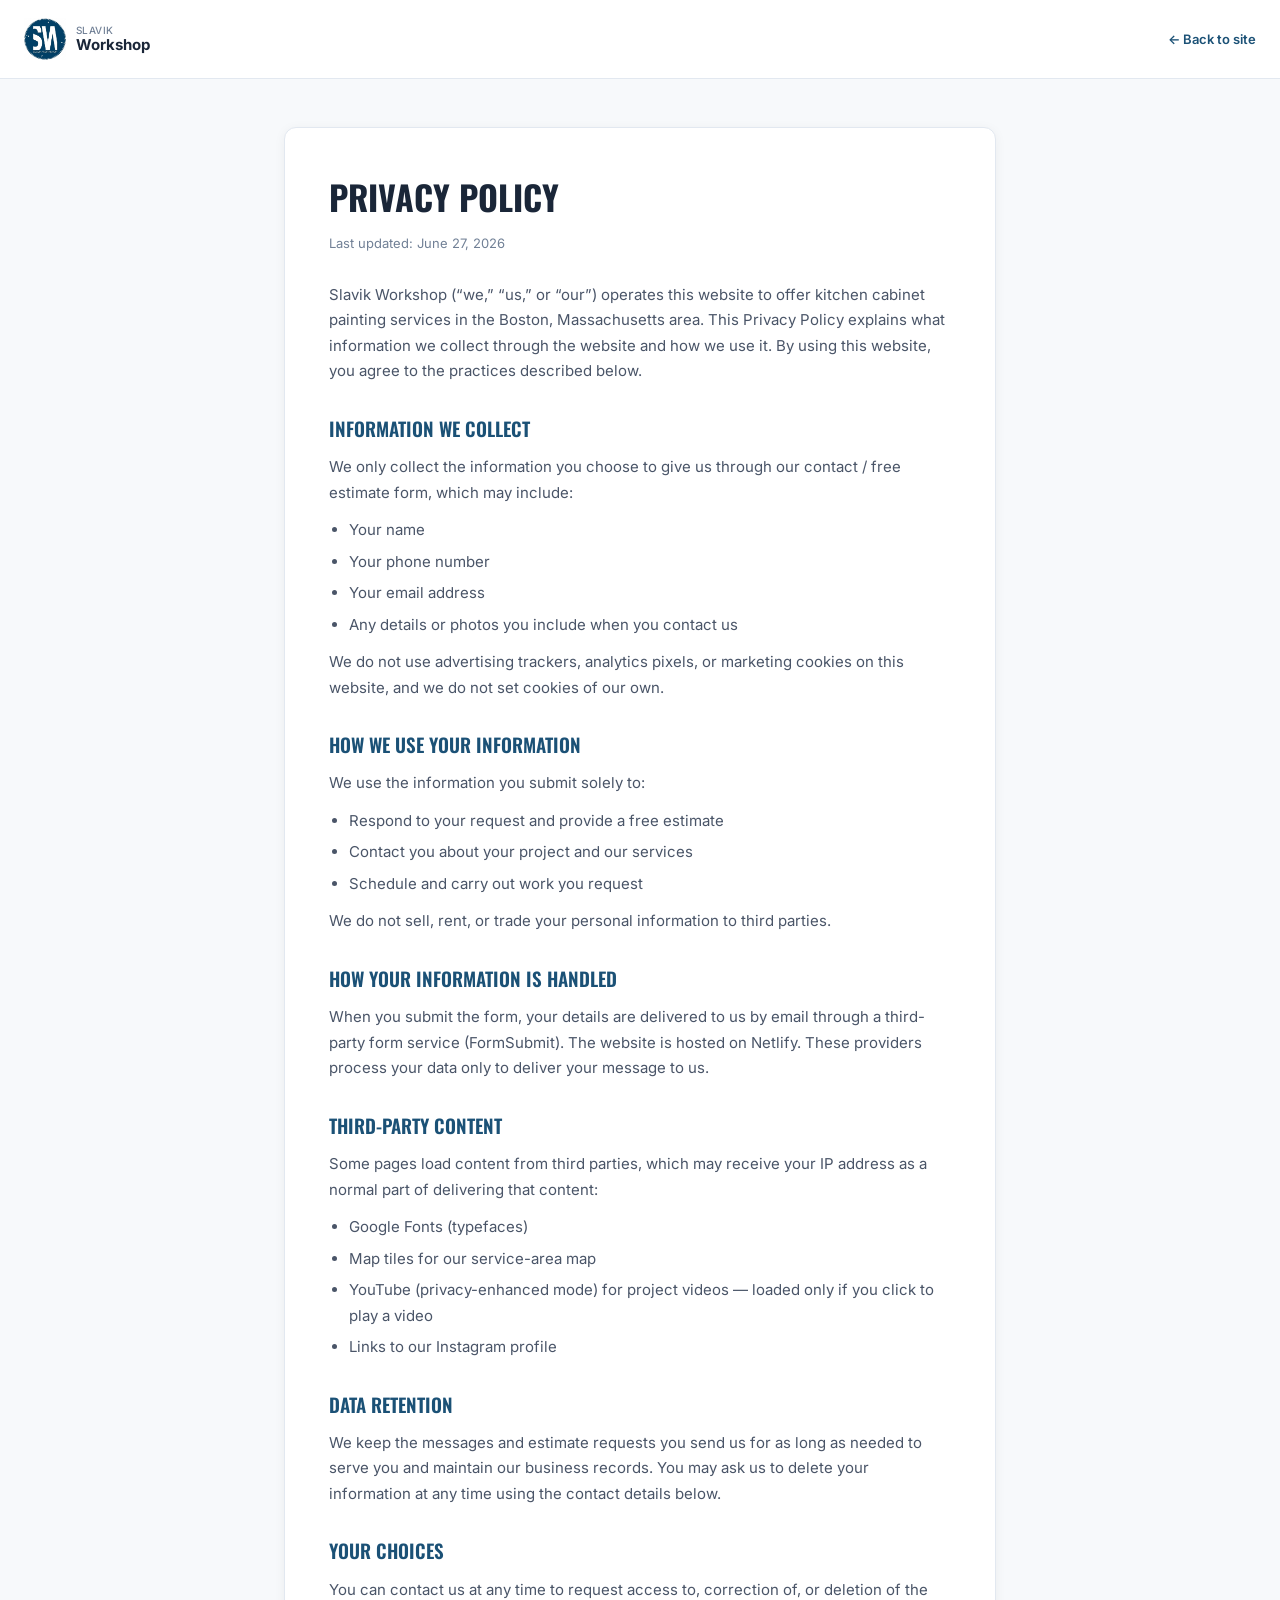
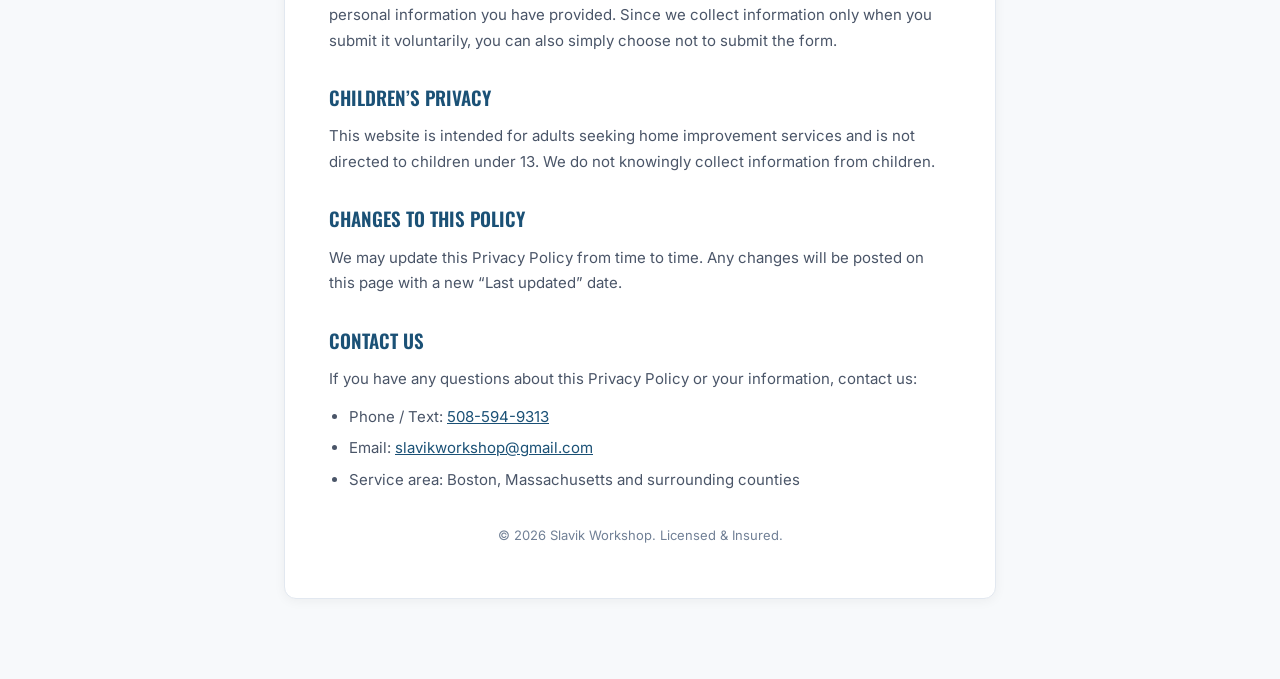
<file: privacy.html>
<!DOCTYPE html>
<html lang="en">
<head>
  <meta charset="UTF-8"/>
  <meta name="viewport" content="width=device-width,initial-scale=1.0"/>
  <title>Privacy Policy — Slavik Workshop</title>
  <meta name="description" content="Privacy Policy for Slavik Workshop — how we collect and use the information you submit through our website."/>
  <meta name="robots" content="noindex, nofollow"/>
  <link rel="icon" type="image/png" href="logo.png"/>
  <link rel="preconnect" href="https://fonts.googleapis.com"/>
  <link href="https://fonts.googleapis.com/css2?family=Inter:wght@400;500;600;700&family=Oswald:wght@600;700&display=swap" rel="stylesheet"/>
  <style>
    *{box-sizing:border-box;margin:0;padding:0}
    :root{--brand:#1B5176;--brand-d:#123A56;--text:#1A2638;--text2:#4A5568;--text3:#718096;--bg:#fff;--bg2:#F7F9FB;--border:#E2E8F0}
    body{font-family:'Inter',system-ui,sans-serif;color:var(--text);background:var(--bg2);line-height:1.7;-webkit-font-smoothing:antialiased}
    .pp-nav{background:#fff;border-bottom:1px solid var(--border);padding:18px 24px;display:flex;align-items:center;gap:10px}
    .pp-nav img{height:42px;width:auto}
    .pp-nav-name{display:flex;flex-direction:column;line-height:1.2;text-decoration:none}
    .pp-nav-name span:first-child{font-size:10px;font-weight:500;color:var(--text3);letter-spacing:.05em;text-transform:uppercase}
    .pp-nav-name span:last-child{font-size:15px;font-weight:700;color:var(--text)}
    .pp-back{margin-left:auto;color:var(--brand);font-weight:600;font-size:13px;text-decoration:none}
    .pp-back:hover{text-decoration:underline}
    .pp-wrap{max-width:760px;margin:0 auto;padding:48px 24px 80px}
    .pp-card{background:#fff;border:1px solid var(--border);border-radius:12px;padding:40px 44px;box-shadow:0 2px 12px rgba(0,0,0,.05)}
    h1{font-family:'Oswald',sans-serif;font-size:34px;font-weight:700;text-transform:uppercase;margin-bottom:6px}
    .pp-updated{color:var(--text3);font-size:13px;margin-bottom:28px}
    h2{font-family:'Oswald',sans-serif;font-size:19px;font-weight:600;text-transform:uppercase;color:var(--brand);margin:28px 0 10px}
    p{color:var(--text2);font-size:15px;margin-bottom:12px}
    ul{margin:0 0 12px 20px;color:var(--text2);font-size:15px}
    li{margin-bottom:6px}
    a{color:var(--brand)}
    .pp-foot{text-align:center;color:var(--text3);font-size:13px;margin-top:32px}
    @media(max-width:600px){.pp-card{padding:28px 22px}h1{font-size:27px}}
  </style>
</head>
<body>
  <nav class="pp-nav">
    <img src="logo.png" alt="Slavik Workshop"/>
    <a href="index.html" class="pp-nav-name">
      <span>Slavik</span>
      <span>Workshop</span>
    </a>
    <a href="index.html" class="pp-back">← Back to site</a>
  </nav>

  <div class="pp-wrap">
    <div class="pp-card">
      <h1>Privacy Policy</h1>
      <p class="pp-updated">Last updated: June 27, 2026</p>

      <p>Slavik Workshop (“we,” “us,” or “our”) operates this website to offer kitchen cabinet painting services in the Boston, Massachusetts area. This Privacy Policy explains what information we collect through the website and how we use it. By using this website, you agree to the practices described below.</p>

      <h2>Information We Collect</h2>
      <p>We only collect the information you choose to give us through our contact / free estimate form, which may include:</p>
      <ul>
        <li>Your name</li>
        <li>Your phone number</li>
        <li>Your email address</li>
        <li>Any details or photos you include when you contact us</li>
      </ul>
      <p>We do not use advertising trackers, analytics pixels, or marketing cookies on this website, and we do not set cookies of our own.</p>

      <h2>How We Use Your Information</h2>
      <p>We use the information you submit solely to:</p>
      <ul>
        <li>Respond to your request and provide a free estimate</li>
        <li>Contact you about your project and our services</li>
        <li>Schedule and carry out work you request</li>
      </ul>
      <p>We do not sell, rent, or trade your personal information to third parties.</p>

      <h2>How Your Information Is Handled</h2>
      <p>When you submit the form, your details are delivered to us by email through a third-party form service (FormSubmit). The website is hosted on Netlify. These providers process your data only to deliver your message to us.</p>

      <h2>Third-Party Content</h2>
      <p>Some pages load content from third parties, which may receive your IP address as a normal part of delivering that content:</p>
      <ul>
        <li>Google Fonts (typefaces)</li>
        <li>Map tiles for our service-area map</li>
        <li>YouTube (privacy-enhanced mode) for project videos — loaded only if you click to play a video</li>
        <li>Links to our Instagram profile</li>
      </ul>

      <h2>Data Retention</h2>
      <p>We keep the messages and estimate requests you send us for as long as needed to serve you and maintain our business records. You may ask us to delete your information at any time using the contact details below.</p>

      <h2>Your Choices</h2>
      <p>You can contact us at any time to request access to, correction of, or deletion of the personal information you have provided. Since we collect information only when you submit it voluntarily, you can also simply choose not to submit the form.</p>

      <h2>Children’s Privacy</h2>
      <p>This website is intended for adults seeking home improvement services and is not directed to children under 13. We do not knowingly collect information from children.</p>

      <h2>Changes to This Policy</h2>
      <p>We may update this Privacy Policy from time to time. Any changes will be posted on this page with a new “Last updated” date.</p>

      <h2>Contact Us</h2>
      <p>If you have any questions about this Privacy Policy or your information, contact us:</p>
      <ul>
        <li>Phone / Text: <a href="tel:5085949313">508-594-9313</a></li>
        <li>Email: <a href="mailto:slavikworkshop@gmail.com">slavikworkshop@gmail.com</a></li>
        <li>Service area: Boston, Massachusetts and surrounding counties</li>
      </ul>

      <p class="pp-foot">© 2026 Slavik Workshop. Licensed &amp; Insured.</p>
    </div>
  </div>
</body>
</html>
</file>
